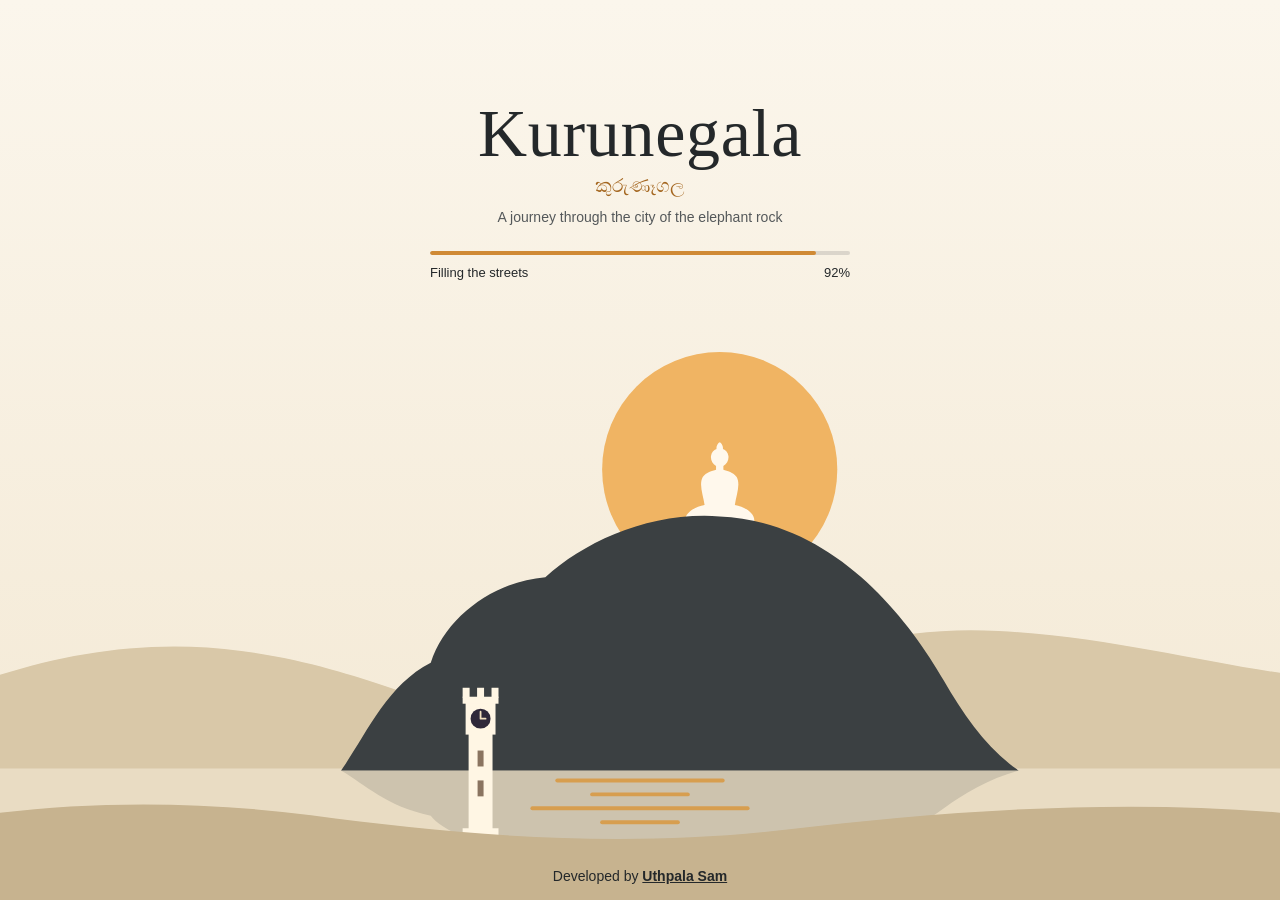
<file: index.html>
<!doctype html>
<html lang="en">
<head>
  <meta charset="utf-8">
  <meta name="viewport" content="width=device-width, initial-scale=1, viewport-fit=cover">
  <title>Kurunegala in 3D | Explore a 3D Map of Kurunegala, Sri Lanka</title>
  <meta name="description" content="Explore Kurunegala, Sri Lanka in 3D. Fly over Elephant Rock, the Clock Tower and Kurunegala Lake, ride a tuk-tuk or a boat, and change the weather.">
  <meta name="google-site-verification" content="xBnB2VqjdtzXIACo5aPP_BVrrO-s40pe-9_zsdUI4P0">
  <link rel="canonical" href="https://kurunegala-3d.pages.dev/">
  <meta name="robots" content="index, follow">
  <meta name="author" content="Uthpala Sam">
  <meta property="og:type" content="website">
  <meta property="og:site_name" content="Kurunegala in 3D">
  <meta property="og:url" content="https://kurunegala-3d.pages.dev/">
  <meta property="og:title" content="Kurunegala in 3D | Explore a 3D Map of Kurunegala, Sri Lanka">
  <meta property="og:description" content="Explore Kurunegala, Sri Lanka in 3D. Fly over Elephant Rock, the Clock Tower and Kurunegala Lake, ride a tuk-tuk or a boat, and change the weather.">
  <meta property="og:image" content="https://kurunegala-3d.pages.dev/og-image.png">
  <meta property="og:image:width" content="1200">
  <meta property="og:image:height" content="630">
  <meta property="og:image:alt" content="Illustration of Elephant Rock, the Buddha statue and the Clock Tower in Kurunegala">
  <meta name="twitter:card" content="summary_large_image">
  <meta name="twitter:title" content="Kurunegala in 3D | Explore a 3D Map of Kurunegala, Sri Lanka">
  <meta name="twitter:description" content="Explore Kurunegala, Sri Lanka in 3D. Fly over Elephant Rock, the Clock Tower and Kurunegala Lake, ride a tuk-tuk or a boat, and change the weather.">
  <meta name="twitter:image" content="https://kurunegala-3d.pages.dev/og-image.png">
  <script type="application/ld+json">{"@context": "https://schema.org", "@type": "WebApplication", "name": "Kurunegala in 3D", "alternateName": "කුරුණෑගල 3D", "url": "https://kurunegala-3d.pages.dev/", "description": "Explore Kurunegala, Sri Lanka in 3D. Fly over Elephant Rock, the Clock Tower and Kurunegala Lake, ride a tuk-tuk or a boat, and change the weather.", "applicationCategory": "TravelApplication", "operatingSystem": "Any (web browser with WebGL)", "isAccessibleForFree": true, "offers": {"@type": "Offer", "price": "0", "priceCurrency": "USD"}, "image": "https://kurunegala-3d.pages.dev/og-image.png", "inLanguage": "en", "author": {"@type": "Person", "name": "Uthpala Sam", "url": "https://www.linkedin.com/in/uthpala-sam/"}, "about": {"@type": "City", "name": "Kurunegala", "alternateName": "කුරුණෑගල", "geo": {"@type": "GeoCoordinates", "latitude": 7.4863, "longitude": 80.3623}, "containedInPlace": {"@type": "Country", "name": "Sri Lanka"}}}</script>
  <meta name="theme-color" content="#f6efe2">
  <link rel="icon" href="favicon.svg" type="image/svg+xml">
  <link rel="stylesheet" href="style.css">
  <script type="importmap">
    { "imports": { "three": "./vendor/three.module.js", "three/addons/": "./vendor/addons/" } }
  </script>
</head>
<body>
  <canvas id="scene" aria-label="3D view of Kurunegala"></canvas>
  <div id="markers"></div>

  <header class="brand">
    <h1>Kurunegala</h1>
    <p>කුරුණෑගල · Sri Lanka · 7.49° N, 80.36° E</p>
  </header>

  <div class="conditions">
    <button class="quick-toggle" aria-expanded="false" aria-label="Time, weather and sound" title="Time, weather and sound"><svg viewBox="0 0 24 24" aria-hidden="true"><path d="M4 7h9M18 7h2M4 17h2M11 17h9"/><circle cx="15.500" cy="7" r="2.500"/><circle cx="8.500" cy="17" r="2.500"/></svg></button>
    <div class="time" role="group" aria-label="Time of day">
      <button data-time="day" title="Day" aria-label="Day"><svg viewBox="0 0 24 24" aria-hidden="true"><circle cx="12" cy="12" r="4"/><path d="M12 3v2M12 19v2M3 12h2M19 12h2M5.6 5.6 7 7M17 17l1.4 1.4M18.4 5.6 17 7M7 17l-1.4 1.4"/></svg></button>
      <button data-time="sunset" class="on" title="Sunset" aria-label="Sunset"><svg viewBox="0 0 24 24" aria-hidden="true"><path d="M7 16a5 5 0 0 1 10 0M3 16h18M6 20h12M12 6v3M5 9.5l1.6 1.6M19 9.5l-1.6 1.6"/></svg></button>
      <button data-time="night" title="Night" aria-label="Night"><svg viewBox="0 0 24 24" aria-hidden="true"><path d="M19.5 14.5A8 8 0 0 1 9.5 4.5a8 8 0 1 0 10 10Z"/></svg></button>
    </div>
    <div class="weather" role="group" aria-label="Weather">
      <button data-weather="clear" class="on" title="Clear weather" aria-label="Clear weather"><svg viewBox="0 0 24 24" aria-hidden="true"><circle cx="9" cy="9" r="3"/><path d="M9 2.5v1.5M2.5 9H4M4.4 4.4l1.1 1.1M13.6 4.4l-1.1 1.1"/><path d="M10 20a3.2 3.2 0 0 1-.3-6.4 4.3 4.3 0 0 1 8.2-.8 3.6 3.6 0 0 1-.4 7.2Z"/></svg></button>
      <button data-weather="rain" title="Rain" aria-label="Rain"><svg viewBox="0 0 24 24" aria-hidden="true"><path d="M7 17a4 4 0 0 1-.5-8 5.5 5.5 0 0 1 10.6-1.2A4.2 4.2 0 0 1 17.5 17"/><path d="M8.5 15.5 7 20M12.8 15.5 11.3 20M17 15.5 15.5 20"/></svg></button>
      <button data-weather="storm" title="Storm" aria-label="Storm"><svg viewBox="0 0 24 24" aria-hidden="true"><path d="M7 17a4 4 0 0 1-.5-8 5.5 5.5 0 0 1 10.6-1.2A4.2 4.2 0 0 1 17.5 17"/><path d="M13 12l-3 5h4l-3 5"/></svg></button>
    </div>
    <div class="sound">
      <button id="sound" aria-pressed="false" aria-label="Sound" title="Turn sound on or off (M)"><svg viewBox="0 0 24 24" aria-hidden="true"><path d="M4 9.5v5h3.5L12 18.5v-13L7.5 9.5Z"/><g class="if-on"><path d="M15.5 9a4 4 0 0 1 0 6M18 6.5a8 8 0 0 1 0 11"/></g><g class="if-off"><path d="m16 9.5 5 5M21 9.5l-5 5"/></g></svg></button>
      <input id="volume" type="range" min="0" max="100" value="100" aria-label="Volume" hidden>
    </div>
  </div>

  <nav class="explore" aria-label="Places to visit">
    <button class="explore-toggle" aria-expanded="true" aria-controls="explore-list">
      <span class="explore-title">Explore</span>
      <span class="explore-here" id="here">Whole town</span>
      <span class="explore-more" aria-hidden="true"><span class="more-closed">All places</span><span class="more-open">Close</span><svg class="explore-arrow" viewBox="0 0 24 24"><path d="M6 15l6-6 6 6"/></svg></span>
    </button>
    <!-- The rides stay in view even when the menu is folded, so first-time visitors find them. -->
    <section class="rides" aria-labelledby="rides-title">
      <h2 id="rides-title">Experience it</h2>
      <div class="rides-grid">
        <button data-view="tuk" data-label="Ride a tuk-tuk" title="Ride a tuk-tuk"><svg viewBox="0 0 24 24" aria-hidden="true"><path d="M4.5 16.5V10a5 5 0 0 1 5-5h5.5l4 5.5V16.5M15 5v5.5h4"/><circle cx="7.500" cy="17.500" r="2"/><circle cx="17" cy="17.500" r="2"/><path d="M9.500 17.500H15"/></svg><span>Tuk-tuk</span></button>
        <button data-view="boat" data-label="Ride a boat" title="Ride a boat"><svg viewBox="0 0 24 24" aria-hidden="true"><path d="M3 14h18l-3 4.500H6Z"/><path d="M12 14V3.500l6 8h-6"/><path d="M3 21c1.500 0 1.500-1 3-1s1.500 1 3 1 1.500-1 3-1 1.500 1 3 1 1.500-1 3-1 1.500 1 3 1"/></svg><span>Boat</span></button>
        <button data-view="jog" data-label="Jog around the lake" title="Jog around the lake"><svg viewBox="0 0 24 24" aria-hidden="true"><circle cx="15" cy="4.500" r="2"/><path d="M6.500 11.500 10 8.500l4.500 1.500 2 3.500H20"/><path d="M14.500 10 12 15l3.500 2.500-1 4"/><path d="M12 15l-2.500 3H5.500"/></svg><span>Jog</span></button>
        <button data-view="climb" data-label="Climb to the Buddha" title="Climb to the Buddha"><svg viewBox="0 0 24 24" aria-hidden="true"><path d="M2 20.500 9.500 8.500l3.200 5 2.300-3.300 7 10.300Z"/><path d="M9.500 8.500V3.200h4.500l-1.300 1.600L14 6.400H9.500"/><path d="M6.500 20.500l2-2.500-1-1.500 2-2"/></svg><span>Climb</span></button>
      </div>
    </section>
    <div id="explore-list">
      <button data-view="overview" class="whole on">Whole town</button>
      <section>
        <h2>Town</h2>
        <button data-view="clock">Clock Tower</button>
        <button data-view="town">Town Centre</button>
        <!-- Temporarily off the map; see SHOW_PLACES in src/places.js.
        <button data-view="stadium">Cricket Stadium</button>
        <button data-view="mosque">Jumma Mosque</button>
        <button data-view="kovil">Kathiresan Kovil</button>
        -->
      </section>
      <section>
        <h2>Buddha Statue</h2>
        <button data-view="rock">The Statue</button>
        <button data-view="steps">Stairway</button>
        <button data-view="temple">Road &amp; Car Park</button>
      </section>
      <section>
        <h2>Lake</h2>
        <button data-view="lake">Kurunegala Lake</button>
        <button data-view="lakeside">Exercise Park</button>
        <button data-view="boats">Boat Jetty</button>
        <button data-view="park">Children's Park</button>
      </section>
      <button class="about-link" data-about>About this project</button>
      <aside id="hint" hidden>
        <p><b>Drag</b> to move · <b>Scroll</b> to zoom · <b>Arrow keys</b> or <b>↺ ↻</b> to rotate · <b>Double-click</b> to go there</p>
        <button aria-label="Dismiss controls hint">×</button>
      </aside>
    </div>
  </nav>

  <div class="bottom">
    <article id="caption" hidden>
      <h2></h2>
      <p></p>
    </article>
  </div>

  <p class="credit"><a href="#about" data-about>About</a> · <span class="credit-long">Map data </span>© <a href="https://www.openstreetmap.org/copyright" target="_blank" rel="noopener">OpenStreetMap</a><span class="credit-long"> contributors · Elevation: Mapzen Terrain Tiles · Building heights are estimated · <a href="audio/CREDITS.md" target="_blank" rel="noopener">Sound credits</a></span> · <span class="maker">Developed by <a href="https://www.linkedin.com/in/uthpala-sam/" target="_blank" rel="noopener"><b>Uthpala Sam</b></a></span></p>

  <div class="turn" role="group" aria-label="Rotate the view">
    <button class="up" data-key="ArrowUp" aria-label="Tilt up" title="Tilt up (Up arrow)">▲</button>
    <button class="left" data-key="ArrowLeft" aria-label="Rotate left" title="Rotate left (Left arrow)">↺</button>
    <button class="right" data-key="ArrowRight" aria-label="Rotate right" title="Rotate right (Right arrow)">↻</button>
    <button class="down" data-key="ArrowDown" aria-label="Tilt down" title="Tilt down (Down arrow)">▼</button>
  </div>

  <dialog id="about" aria-labelledby="about-title">
    <button class="about-close" aria-label="Close">×</button>
    <h2 id="about-title">About this project</h2>
    <p class="about-lead">Kurunegala in 3D is a fun experiment: an explorable, stylized model of the city of Kurunegala, Sri Lanka, that runs right in your browser.</p>

    <h3>Why I made this</h3>
    <p>I wanted to see how far I could take a playful idea by working together with Claude, Anthropic's AI assistant. I started with a simple question: could real map data become a small living version of Kurunegala that anyone can wander around? This site is the result of that experiment, built step by step, one idea and one fix at a time.</p>

    <h3>What you can do here</h3>
    <ul>
      <li>Fly around the town, Elephant Rock and Kurunegala Lake, built from real map and elevation data.</li>
      <li>Ride a tuk-tuk or a boat, jog around the lake, or climb the stairway to the Buddha statue.</li>
      <li>Change the time of day and the weather, from clear skies to rain and thunderstorms.</li>
      <li>Watch traffic and people go about their day, and turn on sound to hear each place.</li>
    </ul>

    <h3>Still a work in progress</h3>
    <p>This is not a finished or accurate model, just an experiment. Many details are still missing, and I plan to add them in the future.</p>
    <ul>
      <li>Most buildings are simple shapes, and their heights are estimated.</li>
      <li>Landmarks, equipment and decorations are artistic impressions, not exact copies.</li>
      <li>There are many more places still to be added.</li>
      <li>Some sounds are real recordings, and others are still generated by code.</li>
    </ul>
    <p>Please don't rely on it for directions or real-world information.</p>

    <h3>How it was made</h3>
    <p>Built with Claude using Three.js, with map data from OpenStreetMap contributors and elevation from Mapzen Terrain Tiles. Recordings come from Wikimedia Commons, listed in the <a href="audio/CREDITS.md" target="_blank" rel="noopener">sound credits</a>.</p>

    <p class="about-sign">Developed by <a href="https://www.linkedin.com/in/uthpala-sam/" target="_blank" rel="noopener">Uthpala Sam</a></p>
  </dialog>

  <div id="loader">
    <div class="loader-copy">
      <p class="loader-title">Kurunegala</p>
      <p class="loader-si">කුරුණෑගල</p>
      <p class="loader-tag">A journey through the city of the elephant rock</p>
      <div class="bar"><i></i></div>
      <p class="loader-state"><span id="status">Loading map data</span><span id="percent">0%</span></p>
    </div>
    <svg class="loader-land" viewBox="0 0 1600 560" preserveAspectRatio="xMidYMax slice" aria-hidden="true">
      <circle cx="880" cy="128" r="118" fill="#f0b463"/>
      <path fill="#d9c8a8" d="M0 430V400c120-60 250-110 400-90s210 80 340 70 240-100 420-90 310 70 440 40v100Z"/>
      <rect y="428" width="1600" height="132" fill="#e9dcc3"/>
      <path fill="#3b4042" opacity=".16" transform="matrix(1 0 0 -.42 0 610.6)" d="M500 430C525 395 545 345 590 322C605 275 655 240 705 236C745 200 810 170 880 175C990 180 1065 270 1105 340C1125 375 1150 410 1180 430Z"/>
      <g fill="#d99a45" opacity=".9">
        <rect x="715" y="438" width="170" height="4" rx="2"/>
        <rect x="750" y="452" width="100" height="4" rx="2"/>
        <rect x="690" y="466" width="220" height="4" rx="2"/>
        <rect x="760" y="480" width="80" height="4" rx="2"/>
      </g>
      <path fill="#fff8ec" transform="translate(880 182) scale(.46)" d="M-74 0C-82-20-54-37-33-40C-36-62-46-84-37-101C-30-112-16-114-8-117V-125C-16-130-20-138-19-147C-18-155-13-160-7-162C-8-169-4-175 0-177C4-175 8-169 7-162C13-160 18-155 19-147C20-138 16-130 8-125V-117C16-114 30-112 37-101C46-84 36-62 33-40C54-37 82-20 74 0Z"/>
      <path fill="#3b4042" d="M500 430C525 395 545 345 590 322C605 275 655 240 705 236C745 200 810 170 880 175C990 180 1065 270 1105 340C1125 375 1150 410 1180 430Z"/>
      <g fill="#fff6e4" transform="translate(640 500)">
        <rect x="-18" y="-12" width="36" height="14"/><rect x="-12" y="-108" width="24" height="98"/><rect x="-15" y="-138" width="30" height="32"/><rect x="-18" y="-144" width="36" height="7"/><rect x="-18" y="-153" width="7" height="10"/><rect x="-3.5" y="-153" width="7" height="10"/><rect x="11" y="-153" width="7" height="10"/>
        <circle cy="-122" r="10" fill="#2f2839"/>
        <path d="M0-122v-7M0-122h5" stroke="#f3e1bf" stroke-width="1.800" stroke-linecap="round"/>
        <rect x="-3" y="-90" width="6" height="16" fill="#8a7460"/><rect x="-3" y="-60" width="6" height="16" fill="#8a7460"/>
      </g>
      <path fill="#c7b38f" d="M0 560V505c130-40 300-52 470-30 150 20 310 34 480 14 190-22 430-40 650 6v65Z"/>
    </svg>
    <p class="loader-maker">Developed by <a href="https://www.linkedin.com/in/uthpala-sam/" target="_blank" rel="noopener"><b>Uthpala Sam</b></a></p>
  </div>
  <noscript><p>Kurunegala in 3D is an explorable 3D model of Kurunegala, Sri Lanka, including Elephant Rock (Athugala), the Clock Tower and Kurunegala Lake. It needs JavaScript and WebGL to run.</p></noscript>
  <script type="module" src="src/main.js"></script>
</body>
</html>
</file>
<file: style.css>
:root {
  --ink: #fff8ec;
  --muted: rgba(255, 248, 236, .72);
  --glass: rgba(24, 28, 30, .46);
  --line: rgba(255, 248, 236, .18);
  --accent: #f0b463;
  --serif: "Iowan Old Style", "Palatino Linotype", Palatino, Georgia, serif;
  --sans: -apple-system, BlinkMacSystemFont, "Segoe UI", "Helvetica Neue", Arial, sans-serif;
}
* { box-sizing: border-box; }
html, body { margin: 0; height: 100%; overflow: hidden; background: #171a1b; color: var(--ink); font-family: var(--sans); }
#scene { position: fixed; inset: 0; width: 100%; height: 100%; display: block; touch-action: none; outline: none; cursor: grab; }
#scene:active { cursor: grabbing; }

.brand { position: fixed; top: max(20px, env(safe-area-inset-top)); left: 24px; pointer-events: none; text-shadow: 0 1px 14px rgba(0, 0, 0, .55); }
.brand h1 { margin: 0; font: 500 34px/1.05 var(--serif); letter-spacing: .01em; }
.brand p { margin: 5px 0 0; font-size: 12.5px; color: var(--muted); }

button { font: inherit; color: inherit; background: none; border: 0; cursor: pointer; }
button:focus-visible, a:focus-visible { outline: 2px solid var(--accent); outline-offset: 2px; }

.time, .weather, .sound { display: flex; align-items: center; gap: 2px; padding: 4px; border: 1px solid var(--line); border-radius: 999px; background: var(--glass); -webkit-backdrop-filter: blur(14px); backdrop-filter: blur(14px); }
.conditions { position: fixed; top: max(20px, env(safe-area-inset-top)); right: 24px; display: flex; gap: 8px; font-size: 13px; }
.time button, .weather button, .sound button { min-height: 36px; padding: 0 15px; border-radius: 999px; color: var(--muted); white-space: nowrap; transition: background .2s, color .2s; }
.time button:hover, .weather button:hover, .sound button:hover { color: var(--ink); background: rgba(255, 248, 236, .1); }
.time button, .weather button, .sound button { display: grid; place-items: center; width: 38px; padding: 0; }
.quick-toggle { display: none; }
.conditions svg { width: 19px; height: 19px; fill: none; stroke: currentColor; stroke-width: 1.8; stroke-linecap: round; stroke-linejoin: round; }
#sound .if-on { display: none; }
#sound.on .if-on { display: inline; }
#sound.on .if-off { display: none; }
#sound.waiting { animation: sound-wait 1.2s ease-in-out infinite; }
@keyframes sound-wait { 50% { opacity: .45; } }
#volume { width: 74px; margin: 0 10px 0 6px; accent-color: var(--accent); cursor: pointer; }
#volume[hidden] { display: none; }
.time button.on, .weather button.on, .sound button.on { color: #1f1a12; background: var(--accent); }

/* Explore menu: every destination visible at once, grouped under plain headings. */
.explore { position: fixed; top: 92px; left: 24px; width: 222px; max-height: calc(100vh - 116px); max-height: calc(100dvh - 116px); display: flex; flex-direction: column; border: 1px solid var(--line); border-radius: 16px; background: rgba(24, 28, 30, .62); -webkit-backdrop-filter: blur(16px); backdrop-filter: blur(16px); overflow: hidden; }
.explore-toggle { display: flex; align-items: center; gap: 8px; flex: none; min-height: 44px; padding: 0 14px; text-align: left; }
.explore-title { font: 500 17px/1 var(--serif); color: var(--ink); }
.explore-here { display: none; min-width: 0; flex: 1; overflow: hidden; color: var(--accent); font-size: 13px; text-overflow: ellipsis; white-space: nowrap; }
.explore-more { display: flex; align-items: center; gap: 4px; margin-left: auto; flex: none; color: var(--muted); }
.more-closed, .more-open { display: none; }
.explore-arrow { width: 16px; height: 16px; fill: none; stroke: currentColor; stroke-width: 2; stroke-linecap: round; stroke-linejoin: round; transition: transform .2s; }
.explore-toggle[aria-expanded="false"] .explore-arrow { transform: rotate(180deg); }
#explore-list { min-height: 0; overflow-y: auto; padding: 0 8px 8px; scrollbar-width: thin; scrollbar-color: var(--line) transparent; }
#explore-list[hidden] { display: none; }
#explore-list section { margin-top: 8px; padding-top: 7px; border-top: 1px solid var(--line); }
#explore-list h2 { margin: 0 6px 3px; color: var(--muted); font-size: 11px; font-weight: 600; letter-spacing: .08em; text-transform: uppercase; }
#explore-list [data-view] { display: block; width: 100%; min-height: 32px; padding: 0 8px; border-radius: 8px; color: var(--ink); font-size: 13.5px; text-align: left; transition: background .15s, color .15s; }
#explore-list [data-view]:hover { background: rgba(255, 248, 236, .1); }
#explore-list [data-view].on { color: #1f1a12; background: var(--accent); font-weight: 600; }
/* Rides: always-visible tiles, so the four experiences don't hide at the end of the list. */
.rides { flex: none; padding: 0 8px 10px; }
.rides h2 { margin: 0 6px 6px; color: var(--accent); font-size: 11px; font-weight: 600; letter-spacing: .08em; text-transform: uppercase; }
.rides-grid { display: grid; grid-template-columns: 1fr 1fr; gap: 6px; }
.rides [data-view] { display: flex; flex-direction: column; align-items: center; justify-content: center; gap: 4px; min-height: 58px; padding: 6px 4px; border: 1px solid rgba(240, 180, 99, .45); border-radius: 10px; color: var(--ink); background: rgba(240, 180, 99, .12); font-size: 12.5px; font-weight: 500; transition: background .15s, color .15s, transform .15s; }
.rides [data-view]:hover { background: rgba(240, 180, 99, .26); transform: translateY(-1px); }
.rides [data-view].on { color: #1f1a12; background: var(--accent); border-color: var(--accent); font-weight: 600; }
.rides svg { width: 22px; height: 22px; fill: none; stroke: var(--accent); stroke-width: 1.7; stroke-linecap: round; stroke-linejoin: round; }
.rides [data-view].on svg { stroke: currentColor; }
.bottom { position: fixed; left: 270px; right: 24px; bottom: max(36px, env(safe-area-inset-bottom)); display: flex; justify-content: center; pointer-events: none; }
.bottom > * { pointer-events: auto; }
#caption { width: min(620px, 100%); padding: 14px 18px; border: 1px solid var(--line); border-radius: 14px; background: var(--glass); -webkit-backdrop-filter: blur(14px); backdrop-filter: blur(14px); animation: rise .45s ease-out; }
#caption h2 { margin: 0 0 3px; font: 500 20px/1.2 var(--serif); }
#caption p { margin: 0; font-size: 14px; line-height: 1.45; color: var(--muted); }
@keyframes rise { from { opacity: 0; transform: translateY(8px); } }

.credit { position: fixed; right: 24px; bottom: 9px; margin: 0; font-size: 11px; color: var(--muted); text-shadow: 0 1px 6px rgba(0, 0, 0, .8); }
.credit a { color: inherit; }

#markers { position: fixed; inset: 0; overflow: hidden; pointer-events: none; }
.marker { position: absolute; left: 0; top: 0; padding: 5px 10px 5px 21px; border: 1px solid var(--line); border-radius: 999px; background: var(--glass); color: var(--ink); font-size: 12.5px; white-space: nowrap; pointer-events: auto; -webkit-backdrop-filter: blur(10px); backdrop-filter: blur(10px); transition: opacity .25s; }
.marker::before { content: ""; position: absolute; left: 9px; top: 50%; width: 7px; height: 7px; margin-top: -3.5px; border-radius: 50%; background: var(--accent); }
.marker:hover { background: rgba(24, 28, 30, .78); }

.turn { position: fixed; right: 24px; bottom: 40px; display: grid; grid-template: repeat(3, 38px) / repeat(3, 38px); padding: 5px; border: 1px solid var(--line); border-radius: 18px; background: var(--glass); -webkit-backdrop-filter: blur(14px); backdrop-filter: blur(14px); touch-action: none; user-select: none; -webkit-user-select: none; }
.turn button { border-radius: 10px; color: var(--ink); font-size: 18px; line-height: 1; touch-action: none; }
.turn button:hover { background: rgba(255, 248, 236, .12); }
.turn button:active { color: #1f1a12; background: var(--accent); }
.turn .up { grid-area: 1 / 2; font-size: 13px; }
.turn .left { grid-area: 2 / 1; }
.turn .right { grid-area: 2 / 3; }
.turn .down { grid-area: 3 / 2; font-size: 13px; }
@media (max-width: 1120px) { .conditions { flex-wrap: wrap; justify-content: flex-end; max-width: calc(100vw - 280px); } .turn { top: 124px; bottom: auto; } .bottom { right: 24px; } }
@media (min-width: 1121px) { .bottom { right: 170px; } }

#hint { display: flex; align-items: flex-start; gap: 4px; margin-top: 8px; padding: 8px 2px 0 6px; border-top: 1px solid var(--line); font-size: 11.5px; line-height: 1.45; color: var(--muted); }
#hint[hidden] { display: none; }
#hint p { margin: 0; }
#hint b { color: var(--ink); font-weight: 600; }
#hint button { width: 24px; height: 24px; flex: none; border-radius: 50%; color: var(--muted); font-size: 16px; line-height: 1; }
#hint button:hover { color: var(--ink); background: rgba(255, 248, 236, .1); }

.about-link { display: block; width: 100%; min-height: 34px; margin-top: 8px; border: 1px solid var(--line); border-radius: 8px; color: var(--ink); font-size: 13px; }
.about-link:hover { background: rgba(255, 248, 236, .1); }
#about { width: min(640px, calc(100vw - 32px)); max-height: min(84vh, 760px); max-height: min(84dvh, 760px); padding: 30px 34px 26px; overflow-y: auto; border: 0; border-radius: 18px; color: #24282a; background: #fbf6ec; box-shadow: 0 24px 70px rgba(10, 12, 14, .45); font-size: 15px; line-height: 1.55; }
#about::backdrop { background: rgba(16, 18, 20, .55); -webkit-backdrop-filter: blur(3px); backdrop-filter: blur(3px); }
#about h2 { margin: 0 34px 10px 0; font: 500 30px/1.15 var(--serif); }
#about h3 { margin: 22px 0 5px; color: #8a5518; font: 600 12.5px/1.3 var(--sans); letter-spacing: .07em; text-transform: uppercase; }
#about p { margin: 0 0 10px; }
#about ul { margin: 0 0 10px; padding-left: 20px; }
#about li { margin-bottom: 4px; }
#about a { color: #8a5518; }
.about-lead { font: 400 18px/1.45 var(--serif); }
.about-sign { margin: 22px 0 0 !important; padding-top: 14px; border-top: 1px solid rgba(36, 40, 42, .15); font-weight: 600; }
.about-close { position: absolute; top: 14px; right: 14px; width: 36px; height: 36px; border-radius: 50%; color: #24282a; font-size: 22px; line-height: 1; }
.about-close:hover { background: rgba(36, 40, 42, .1); }

#loader { position: fixed; inset: 0; z-index: 5; overflow: hidden; text-align: center; color: #24282a; background: linear-gradient(180deg, #fbf6ec 0%, #f3e8d3 100%); transition: opacity .9s; }
#loader.done { opacity: 0; pointer-events: none; }
.loader-land { position: absolute; left: 0; right: 0; bottom: 0; width: 100%; height: 62%; overflow: visible; } /* Wide screens enlarge the art past this box; the sun must stay whole. */
.loader-copy { position: absolute; z-index: 1; left: 50%; top: 11vh; width: min(420px, calc(100vw - 48px)); transform: translateX(-50%); }
.loader-title { margin: 0; font: 500 clamp(44px, 7vw, 68px)/1 var(--serif); letter-spacing: .01em; }
.loader-si { margin: 8px 0 0; color: #a4661f; font-size: 19px; }
.loader-tag { margin: 12px 0 26px; color: #54585a; font-size: 14px; }
.bar { height: 4px; overflow: hidden; border-radius: 4px; background: rgba(36, 40, 42, .14); }
.bar i { display: block; height: 100%; width: 0; border-radius: 3px; background: #d08a35; transition: width .3s; }
.loader-state { display: flex; justify-content: space-between; gap: 12px; margin: 10px 0 0; color: #24282a; font-size: 13px; }
#percent { font-variant-numeric: tabular-nums; }
.loader-maker { position: absolute; z-index: 1; left: 0; right: 0; bottom: max(16px, env(safe-area-inset-bottom)); margin: 0; color: #24282a; font-size: 14px; }
.loader-maker a { color: inherit; }
.loader-maker b { font-weight: 600; }
.maker { color: var(--ink); }
.maker b { font-weight: 600; }

@media (max-width: 720px) {
  .brand { left: 16px; }
  .turn { top: 132px; right: 12px; grid-template: repeat(3, 32px) / repeat(3, 32px); padding: 3px; }
  .brand h1 { font-size: 24px; }
  .brand p { font-size: 11px; }
  /* Phones: the map comes first, and the controls fold behind one button. */
  .conditions { top: max(14px, env(safe-area-inset-top)); right: 12px; left: auto; flex-direction: column; flex-wrap: nowrap; align-items: flex-end; justify-content: flex-start; gap: 6px; max-width: none; font-size: 12px; }
  .quick-toggle { display: grid; place-items: center; width: 44px; height: 44px; border: 1px solid var(--line); border-radius: 50%; color: var(--ink); background: var(--glass); -webkit-backdrop-filter: blur(14px); backdrop-filter: blur(14px); }
  .quick-toggle[aria-expanded="true"] { color: #1f1a12; background: var(--accent); }
  .conditions:not(.open) > .time, .conditions:not(.open) > .weather, .conditions:not(.open) > .sound { display: none; }
  .brand p { display: none; }
  .turn { display: none; }
  .credit-long { display: none; }
  #volume { width: 54px; margin: 0 8px 0 4px; }
  .time button, .weather button, .sound button { min-height: 32px; width: 36px; }
  .explore { top: auto; left: 16px; right: 16px; bottom: max(28px, calc(env(safe-area-inset-bottom) + 22px)); width: auto; max-height: 60vh; max-height: 60dvh; }
  .explore-here { display: block; }
  /* Phones: a labelled pill makes it obvious the menu opens, and its arrow points the way it opens (up). */
  .explore-more { gap: 5px; padding: 6px 10px 6px 12px; border: 1px solid rgba(240, 180, 99, .45); border-radius: 999px; color: var(--ink); background: rgba(240, 180, 99, .12); font-size: 12.5px; font-weight: 500; }
  .explore-toggle[aria-expanded="false"] .more-closed, .explore-toggle[aria-expanded="true"] .more-open { display: inline; }
  .explore-arrow { color: var(--accent); }
  .explore-toggle[aria-expanded="false"] .explore-arrow { transform: none; }
  .explore-toggle[aria-expanded="true"] .explore-arrow { transform: rotate(180deg); }
  #explore-list section { display: grid; grid-template-columns: 1fr 1fr; gap: 0 4px; }
  #explore-list h2 { grid-column: 1 / -1; }
  #explore-list [data-view] { min-height: 38px; }
  /* Phones: the rides are a slim row of four pills on top of the folded menu bar, so the map keeps its room. */
  .rides { order: -1; padding: 6px 6px 0; }
  .rides h2 { display: none; }
  .rides-grid { grid-template-columns: repeat(4, 1fr); gap: 4px; }
  .rides [data-view] { position: relative; min-height: 38px; padding: 0; border-radius: 999px; }
  .rides svg { width: 22px; height: 22px; }
  .rides span { position: absolute; width: 1px; height: 1px; overflow: hidden; clip: rect(0 0 0 0); white-space: nowrap; } /* Phones show the icon only; screen readers still hear the name. */
  .bottom { left: 16px; right: 16px; bottom: calc(max(28px, calc(env(safe-area-inset-bottom) + 22px)) + 108px); }
  #caption { padding: 9px 13px; }
  #caption h2 { font-size: 17px; }
  #caption p { font-size: 13px; line-height: 1.4; }
  .explore:has(#explore-list:not([hidden])) ~ .bottom { display: none; } /* The open menu takes the caption's place. */
  #hint { display: none; }
  .credit { left: 12px; right: 12px; bottom: max(6px, env(safe-area-inset-bottom)); font-size: 11px; line-height: 1.25; text-align: center; }
  #about { padding: 24px 20px 20px; }
  #about h2 { font-size: 26px; }
}
@media (prefers-reduced-motion: reduce) { #caption, #sound.waiting { animation: none; } }
</file>
